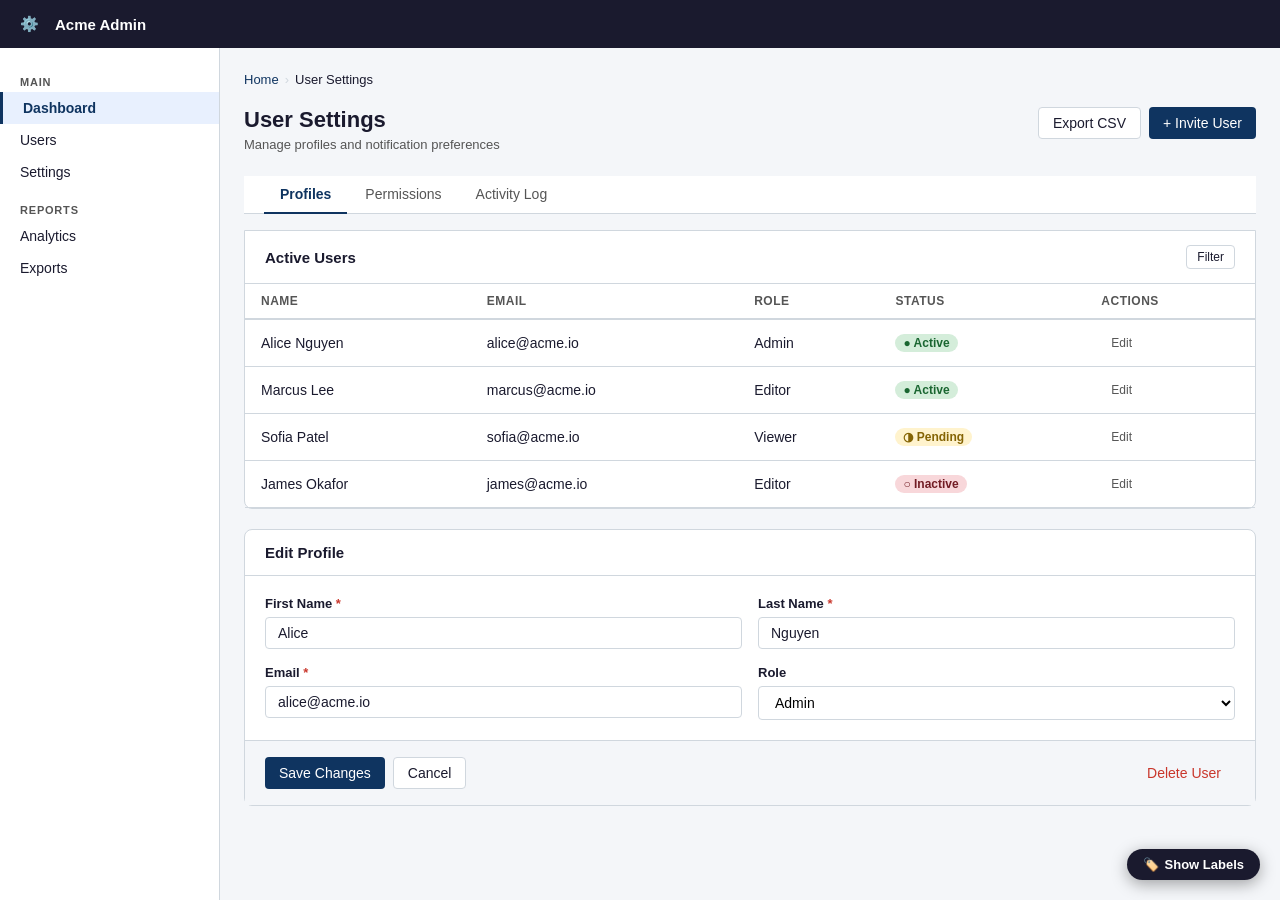
<file: docs/examples/overlay-demo.html>
<!DOCTYPE html>
<html lang="en">
<head>
  <meta charset="UTF-8">
  <meta name="viewport" content="width=device-width, initial-scale=1.0">
  <title>Design Vocabulary Overlay — Demo</title>
  <style>
    /* ─── Minimal demo styles (normally provided by base-styles.css) ─── */
    *, *::before, *::after { box-sizing: border-box; }
    :root {
      --color-primary: #0f3460;
      --color-primary-hover: #16213e;
      --color-bg: #f4f6f9;
      --color-surface: #ffffff;
      --color-text: #1a1a2e;
      --color-text-secondary: #555;
      --color-border: #d0d7de;
      --color-selected: #e8f0fe;
      --color-header-bg: #1a1a2e;
      --color-header-text: #ffffff;
      --font-family: -apple-system, BlinkMacSystemFont, "Segoe UI", Roboto, sans-serif;
      --radius-sm: 4px;
      --radius-md: 8px;
      --shadow-dialog: 0 8px 32px rgba(0,0,0,0.2);
    }
    body { margin: 0; font-family: var(--font-family); background: var(--color-bg); color: var(--color-text); font-size: 14px; }

    /* Shell */
    .shell { display: flex; flex-direction: column; height: 100vh; }
    .header { background: var(--color-header-bg); color: var(--color-header-text); height: 48px; display: flex; align-items: center; padding: 0 20px; gap: 16px; font-weight: 600; font-size: 15px; flex-shrink: 0; }
    .body { display: flex; flex: 1; overflow: hidden; }
    .sidebar { width: 220px; background: var(--color-surface); border-right: 1px solid var(--color-border); padding: 12px 0; flex-shrink: 0; overflow-y: auto; }
    .main { flex: 1; overflow-y: auto; padding: 24px; }

    /* Sidebar nav items */
    .sidebar a { display: block; padding: 8px 20px; color: var(--color-text); text-decoration: none; font-size: 14px; }
    .sidebar a:hover { background: var(--color-bg); }
    .sidebar a.active { background: var(--color-selected); color: var(--color-primary); font-weight: 600; border-left: 3px solid var(--color-primary); }
    .sidebar-section { padding: 16px 20px 4px; font-size: 11px; font-weight: 700; text-transform: uppercase; color: var(--color-text-secondary); letter-spacing: 0.8px; }

    /* Breadcrumb */
    .breadcrumb { display: flex; align-items: center; gap: 6px; font-size: 13px; color: var(--color-text-secondary); margin-bottom: 20px; }
    .breadcrumb a { color: var(--color-primary); text-decoration: none; }
    .breadcrumb-separator { color: var(--color-border); }
    .breadcrumb-current { color: var(--color-text); font-weight: 500; }

    /* Page header */
    .page-header { display: flex; justify-content: space-between; align-items: flex-start; margin-bottom: 24px; }
    .page-header h1 { margin: 0; font-size: 22px; font-weight: 700; }
    .page-header p { margin: 4px 0 0; color: var(--color-text-secondary); font-size: 13px; }

    /* Buttons */
    .btn { display: inline-flex; align-items: center; gap: 6px; border: none; border-radius: var(--radius-sm); padding: 7px 14px; font-size: 14px; font-weight: 500; cursor: pointer; transition: background 0.15s, transform 0.1s; font-family: inherit; }
    .btn:hover { transform: translateY(-1px); }
    .btn-primary { background: var(--color-primary); color: #fff; }
    .btn-primary:hover { background: var(--color-primary-hover); }
    .btn-secondary { background: var(--color-surface); color: var(--color-text); border: 1px solid var(--color-border); }
    .btn-secondary:hover { background: var(--color-bg); }
    .btn-subtle { background: transparent; color: var(--color-text-secondary); }
    .btn-subtle:hover { background: var(--color-bg); }
    .btn-sm { padding: 4px 10px; font-size: 12px; }

    /* Section / card */
    .section { background: var(--color-surface); border: 1px solid var(--color-border); border-radius: var(--radius-md); margin-bottom: 20px; }
    .section-header { display: flex; justify-content: space-between; align-items: center; padding: 14px 20px; border-bottom: 1px solid var(--color-border); }
    .section-header h2 { margin: 0; font-size: 15px; font-weight: 600; }
    .section-body { padding: 20px; }

    /* Tab list */
    .tab-list { display: flex; border-bottom: 1px solid var(--color-border); padding: 0 20px; gap: 2px; background: var(--color-surface); }
    .tab { background: transparent; border: none; border-bottom: 2px solid transparent; padding: 10px 16px; font-size: 14px; cursor: pointer; font-family: inherit; color: var(--color-text-secondary); margin-bottom: -1px; }
    .tab.active { border-bottom-color: var(--color-primary); color: var(--color-primary); font-weight: 600; }
    .tab:hover:not(.active) { color: var(--color-text); background: var(--color-bg); }

    /* Table */
    .table { width: 100%; border-collapse: collapse; font-size: 14px; }
    .table th { text-align: left; padding: 10px 16px; font-weight: 600; border-bottom: 2px solid var(--color-border); color: var(--color-text-secondary); font-size: 12px; text-transform: uppercase; letter-spacing: 0.5px; }
    .table td { padding: 12px 16px; border-bottom: 1px solid var(--color-border); }
    .table tbody tr:hover { background: var(--color-bg); }

    /* Badge */
    .badge { display: inline-flex; align-items: center; gap: 4px; padding: 2px 8px; border-radius: 12px; font-size: 12px; font-weight: 600; }
    .badge-success { background: #d4edda; color: #1a6631; }
    .badge-warning { background: #fff3cd; color: #856404; }
    .badge-error { background: #f8d7da; color: #721c24; }

    /* Form */
    .form-grid { display: grid; grid-template-columns: 1fr 1fr; gap: 16px; }
    .form-group { display: flex; flex-direction: column; gap: 6px; }
    .form-label { font-size: 13px; font-weight: 600; color: var(--color-text); }
    .form-label .required { color: #c9372c; }
    .input-wrapper { position: relative; display: flex; align-items: center; }
    .input-wrapper input { width: 100%; border: 1px solid var(--color-border); border-radius: var(--radius-sm); padding: 7px 12px; font-size: 14px; font-family: inherit; color: var(--color-text); background: var(--color-surface); }
    .input-wrapper input:focus { outline: 2px solid var(--color-primary); outline-offset: 1px; }

    /* Action bar */
    .action-bar { display: flex; gap: 8px; padding: 16px 20px; border-top: 1px solid var(--color-border); background: var(--color-bg); }
  </style>
</head>
<body>

<div class="shell">
  <header class="header">
    <span>⚙️</span>
    <span>Acme Admin</span>
  </header>

  <div class="body">
    <nav class="sidebar">
      <div class="sidebar-section">Main</div>
      <a href="#" class="active">Dashboard</a>
      <a href="#">Users</a>
      <a href="#">Settings</a>
      <div class="sidebar-section">Reports</div>
      <a href="#">Analytics</a>
      <a href="#">Exports</a>
    </nav>

    <main class="main">
      <div class="breadcrumb">
        <a href="#">Home</a>
        <span class="breadcrumb-separator">›</span>
        <span class="breadcrumb-current">User Settings</span>
      </div>

      <div class="page-header">
        <div>
          <h1>User Settings</h1>
          <p>Manage profiles and notification preferences</p>
        </div>
        <div style="display:flex; gap:8px">
          <button class="btn btn-secondary">Export CSV</button>
          <button class="btn btn-primary">+ Invite User</button>
        </div>
      </div>

      <!-- Tabs -->
      <div class="tab-list">
        <button class="tab active">Profiles</button>
        <button class="tab">Permissions</button>
        <button class="tab">Activity Log</button>
      </div>

      <!-- Table section -->
      <div class="section" style="margin-top:16px; border-top-left-radius:0; border-top-right-radius:0;">
        <div class="section-header">
          <h2>Active Users</h2>
          <button class="btn btn-sm btn-secondary">Filter</button>
        </div>
        <table class="table">
          <thead>
            <tr>
              <th>Name</th>
              <th>Email</th>
              <th>Role</th>
              <th>Status</th>
              <th>Actions</th>
            </tr>
          </thead>
          <tbody>
            <tr>
              <td>Alice Nguyen</td>
              <td>alice@acme.io</td>
              <td>Admin</td>
              <td><span class="badge badge-success">● Active</span></td>
              <td><button class="btn btn-sm btn-subtle">Edit</button></td>
            </tr>
            <tr>
              <td>Marcus Lee</td>
              <td>marcus@acme.io</td>
              <td>Editor</td>
              <td><span class="badge badge-success">● Active</span></td>
              <td><button class="btn btn-sm btn-subtle">Edit</button></td>
            </tr>
            <tr>
              <td>Sofia Patel</td>
              <td>sofia@acme.io</td>
              <td>Viewer</td>
              <td><span class="badge badge-warning">◑ Pending</span></td>
              <td><button class="btn btn-sm btn-subtle">Edit</button></td>
            </tr>
            <tr>
              <td>James Okafor</td>
              <td>james@acme.io</td>
              <td>Editor</td>
              <td><span class="badge badge-error">○ Inactive</span></td>
              <td><button class="btn btn-sm btn-subtle">Edit</button></td>
            </tr>
          </tbody>
        </table>
      </div>

      <!-- Form section -->
      <div class="section">
        <div class="section-header">
          <h2>Edit Profile</h2>
        </div>
        <div class="section-body">
          <div class="form-grid">
            <div class="form-group">
              <label class="form-label">First Name <span class="required">*</span></label>
              <div class="input-wrapper">
                <input type="text" value="Alice" placeholder="First name">
              </div>
            </div>
            <div class="form-group">
              <label class="form-label">Last Name <span class="required">*</span></label>
              <div class="input-wrapper">
                <input type="text" value="Nguyen" placeholder="Last name">
              </div>
            </div>
            <div class="form-group">
              <label class="form-label">Email <span class="required">*</span></label>
              <div class="input-wrapper">
                <input type="email" value="alice@acme.io" placeholder="Email address">
              </div>
            </div>
            <div class="form-group">
              <label class="form-label">Role</label>
              <div class="input-wrapper">
                <select style="width:100%; border:1px solid var(--color-border); border-radius:var(--radius-sm); padding:7px 12px; font-size:14px; font-family:inherit; background:var(--color-surface);">
                  <option>Admin</option>
                  <option>Editor</option>
                  <option>Viewer</option>
                </select>
              </div>
            </div>
          </div>
        </div>
        <div class="action-bar">
          <button class="btn btn-primary">Save Changes</button>
          <button class="btn btn-secondary">Cancel</button>
          <button class="btn btn-subtle" style="margin-left:auto; color:#c9372c;">Delete User</button>
        </div>
      </div>
    </main>
  </div>
</div>

<!-- ═══════════════════════════════════════════════
     DESIGN VOCABULARY OVERLAY
     Toggle ON to see component names + CSS classes.
     Helps you use the right terms when giving feedback.
     ═══════════════════════════════════════════════ -->
<div id="dv-toggle" role="button" tabindex="0" aria-pressed="false"
     onclick="dvToggle()" onkeydown="if(event.key==='Enter'||event.key===' ')dvToggle()"
     title="Toggle design vocabulary labels">
  <span id="dv-icon">🏷️</span>
  <span id="dv-text">Show Labels</span>
</div>

<div id="dv-legend" role="dialog" aria-label="Design vocabulary guide" hidden>
  <strong>Design Vocabulary</strong>
  <p>Labels show the CSS class / ARIA role of each component.<br>
  Use these names when giving feedback — e.g. "change the <code>btn-primary</code> to <code>btn-secondary</code>".</p>
  <button onclick="dvDismissLegend()" onkeydown="if(event.key==='Escape')dvDismissLegend()"
          aria-label="Dismiss design vocabulary guide"
          style="margin-top:8px; background:rgba(255,255,255,0.15); color:#e8f0fe; border:1px solid rgba(255,255,255,0.3); border-radius:4px; padding:5px 12px; cursor:pointer; font-size:13px;">
    Got it
  </button>
</div>

<style>
  #dv-toggle {
    position: fixed; bottom: 20px; right: 20px; z-index: 10000;
    background: #1a1a2e; color: #fff;
    border-radius: 24px; padding: 8px 16px;
    cursor: pointer; font-size: 13px; font-weight: 600;
    display: flex; align-items: center; gap: 6px;
    box-shadow: 0 4px 16px rgba(0,0,0,0.35);
    transition: background 0.15s, transform 0.15s;
    font-family: inherit; user-select: none;
  }
  #dv-toggle:hover, #dv-toggle:focus-visible { background: #16213e; transform: translateY(-1px); outline: 2px solid #6ea8fe; outline-offset: 2px; }
  #dv-toggle.active { background: #0f3460; }
  #dv-legend {
    position: fixed; bottom: 72px; right: 20px; z-index: 10000;
    background: #1a1a2e; color: #e8f0fe;
    border-radius: 10px; padding: 16px; max-width: 280px;
    font-size: 13px; line-height: 1.5;
    box-shadow: 0 4px 20px rgba(0,0,0,0.4);
  }
  #dv-legend code { background: rgba(255,255,255,0.15); padding: 1px 4px; border-radius: 3px; }
  /* Label chips — injected as child <span> elements by JS (avoids touching element positioning) */
  .dv-chip {
    position: absolute; top: 0; left: 0;
    background: #0f3460; color: #e8f0fe;
    font-size: 10px; font-weight: 700; font-family: monospace;
    padding: 1px 6px; border-radius: 0 0 4px 0;
    white-space: nowrap; z-index: 9999;
    pointer-events: none; line-height: 18px;
  }
  body.dv-on [data-dv] {
    outline: 2px dashed rgba(15,52,96,0.55);
    outline-offset: 1px;
  }
  /* Only set position:relative on statically-positioned elements */
  body.dv-on [data-dv].dv-pos-set { position: relative; }
</style>

<script>
  var dvFirst = true;
  function dvToggle() {
    var on = document.body.classList.toggle('dv-on');
    var btn = document.getElementById('dv-toggle');
    document.getElementById('dv-text').textContent = on ? 'Hide Labels' : 'Show Labels';
    btn.setAttribute('aria-pressed', String(on));
    btn.classList.toggle('active', on);
    if (on) {
      dvLabel();
      if (dvFirst) { document.getElementById('dv-legend').hidden = false; dvFirst = false; }
    }
  }
  function dvDismissLegend() {
    document.getElementById('dv-legend').hidden = true;
  }
  document.addEventListener('keydown', function(e) {
    if (e.key === 'Escape') dvDismissLegend();
  });
  function dvLabel() {
    /* Map of CSS selectors → design vocabulary label */
    var map = [
      /* Layout shell */
      ['.shell',              '.shell — page shell'],
      ['.header',             '.header — top header bar'],
      ['.sidebar',            '.sidebar — left nav'],
      ['.main',               '.main — main content'],
      ['.body',               '.body — header + sidebar + main wrapper'],
      /* Navigation */
      ['nav',                 'nav — navigation'],
      ['.breadcrumb',         '.breadcrumb — breadcrumb trail'],
      /* Buttons */
      ['.btn-primary',        '.btn-primary — primary CTA'],
      ['.btn-secondary',      '.btn-secondary — secondary action'],
      ['.btn-subtle',         '.btn-subtle — ghost / subtle action'],
      ['.btn-sm',             '.btn-sm — small button'],
      /* Forms */
      ['.input-wrapper',      '.input-wrapper — input with icon'],
      ['.form-label',         '.form-label — field label'],
      ['input[type="text"]',  'text input'],
      ['input[type="email"]', 'email input'],
      ['select',              'select dropdown'],
      ['textarea',            'textarea'],
      /* Tabs */
      ['.tab-list',           '.tab-list — tab navigation'],
      ['.tab.active',         '.tab.active — active tab'],
      ['.tab:not(.active)',   '.tab — inactive tab'],
      /* Table */
      ['table.table',         '.table — data table'],
      ['thead',               'thead — table head'],
      ['tbody',               'tbody — table body'],
      ['th',                  'th — column header'],
      /* Content */
      ['.content',            '.content — content area'],
      ['.section',            '.section — section'],
      ['.section-header',     '.section-header — section header'],
      ['.card',               '.card — card panel'],
      /* Overlays */
      ['.dialog-overlay',     '.dialog-overlay — modal backdrop'],
      ['.dialog',             '.dialog — dialog / modal'],
      ['.dialog-title',       '.dialog-title — dialog title'],
      ['.dialog-actions',     '.dialog-actions — dialog action row'],
      /* Misc */
      ['.explorer',           '.explorer — explorer panel'],
      ['.explorer-item.selected', '.explorer-item.selected — selected item'],
      ['.explorer-item:not(.selected)', '.explorer-item — list item'],
      ['.entity-node',        '.entity-node — entity node'],
      ['.badge',              '.badge — status badge'],
      ['[role="alert"]',      '[role="alert"] — alert / toast'],
    ];
    map.forEach(function(pair) {
      try {
        document.querySelectorAll(pair[0]).forEach(function(el) {
          if (el.dataset.dv) return; /* already labelled */
          el.dataset.dv = pair[1];
          /* Inject chip as a real child element to avoid touching el's own position */
          var chip = document.createElement('span');
          chip.className = 'dv-chip';
          chip.textContent = pair[1];
          chip.setAttribute('aria-hidden', 'true');
          /* Only add position:relative if the element is statically positioned */
          if (getComputedStyle(el).position === 'static') el.classList.add('dv-pos-set');
          el.appendChild(chip);
        });
      } catch(e) {}
    });
  }
</script>

</body>
</html>
</file>
